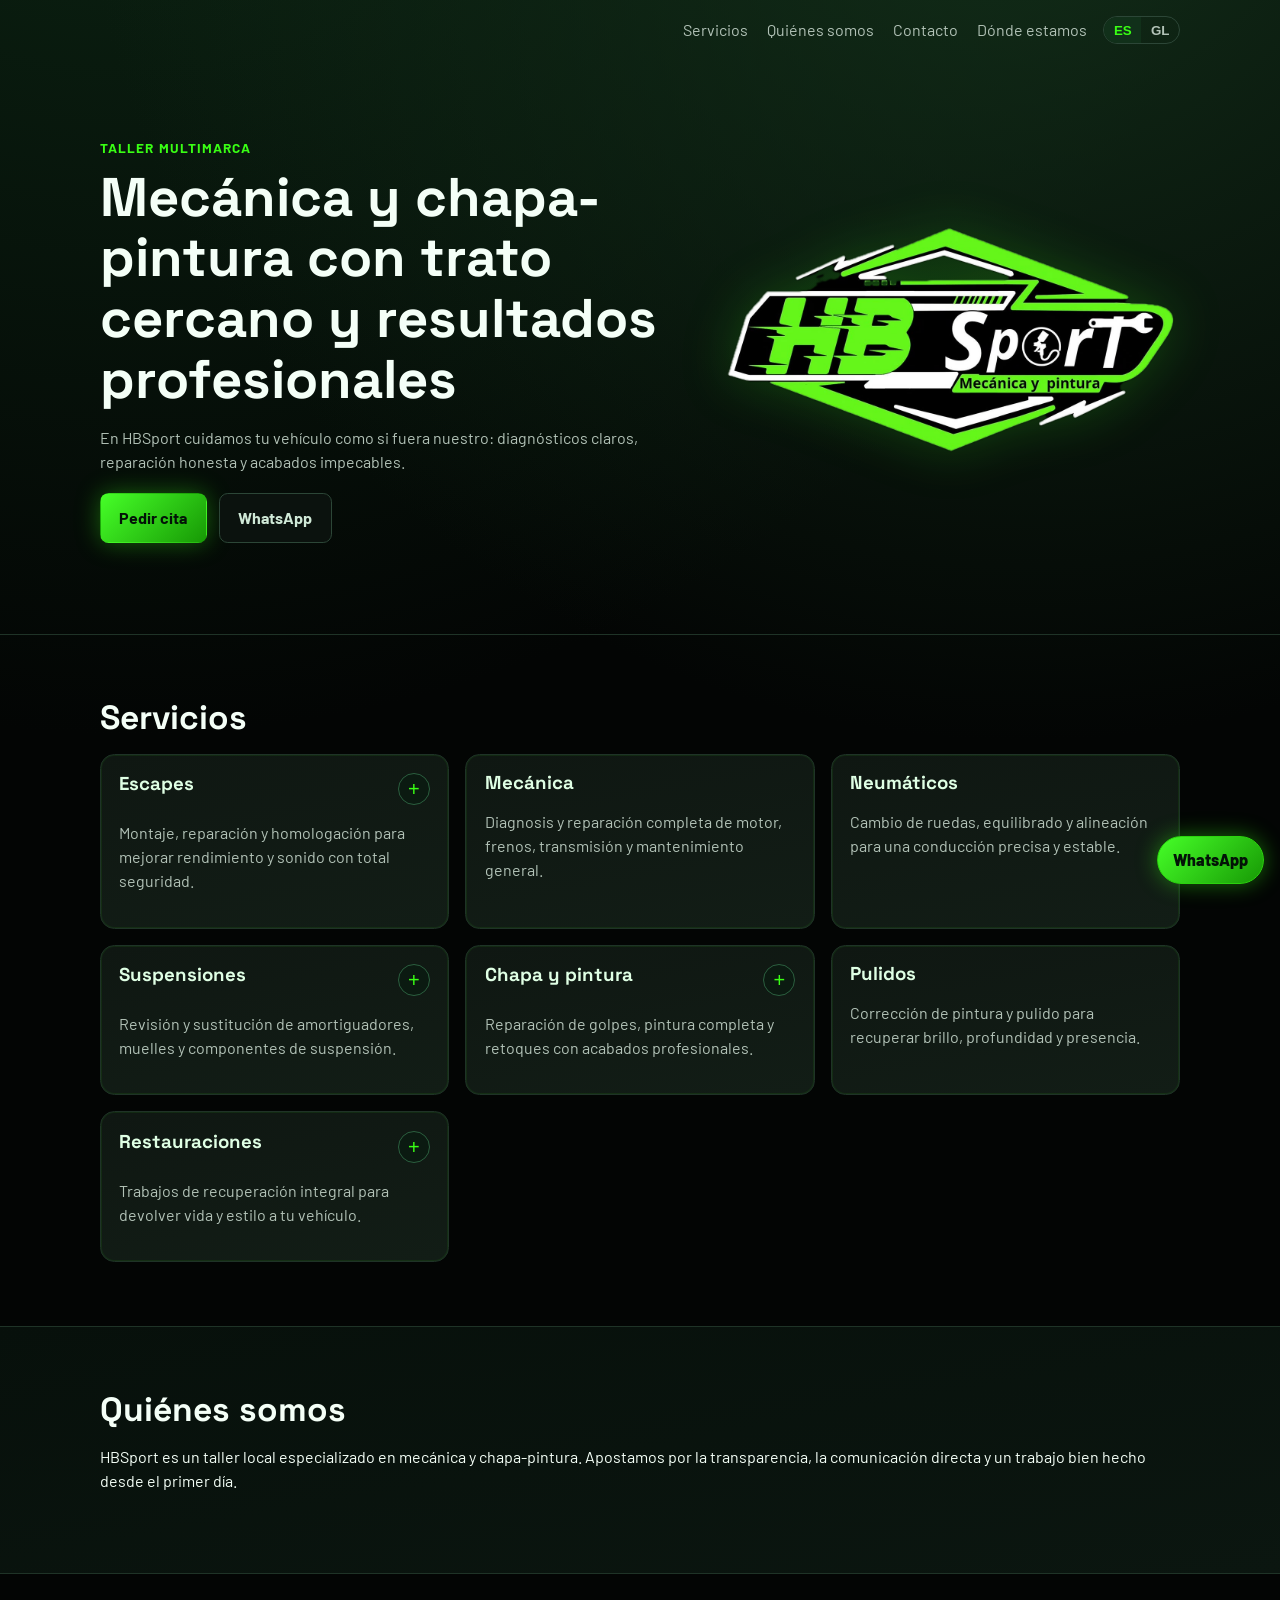
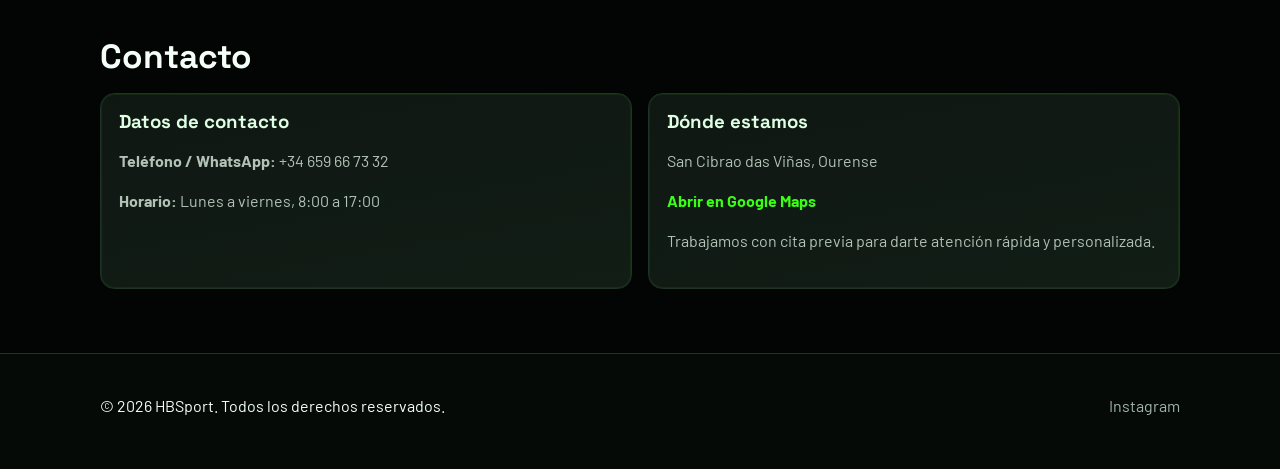
<file: index.html>
<!doctype html>
<html lang="es">
<head>
    <meta charset="utf-8">
    <meta name="viewport" content="width=device-width, initial-scale=1">
    <title>HBSport | Mecánica y chapa-pintura</title>
    <meta name="description" content="Taller HBSport: mecánica y chapa-pintura en un solo lugar. Calidad, cercanía y rapidez.">
    <link rel="icon" type="image/png" href="assets/images/favicon.png">
    <link rel="preconnect" href="https://fonts.googleapis.com">
    <link rel="preconnect" href="https://fonts.gstatic.com" crossorigin>
    <link href="https://fonts.googleapis.com/css2?family=Barlow:wght@400;600;700;800&family=Space+Grotesk:wght@500;700&display=swap" rel="stylesheet">
    <link rel="stylesheet" href="assets/css/styles.css">
</head>
<body>
<header class="hero" id="inicio">
    <nav class="nav container">
        <ul class="menu">
            <li><a href="#servicios" data-i18n="nav_services">Servicios</a></li>
            <li><a href="#quienes-somos" data-i18n="nav_about">Quiénes somos</a></li>
            <li><a href="#contacto" data-i18n="nav_contact">Contacto</a></li>
            <li><a href="#ubicacion" data-i18n="nav_location">Dónde estamos</a></li>
        </ul>
        <div class="lang-switch" aria-label="Idioma">
            <button class="lang-btn active" type="button" data-lang="es">ES</button>
            <button class="lang-btn" type="button" data-lang="gl">GL</button>
        </div>
    </nav>
    <div class="hero-body container hero-layout">
        <div>
            <p class="tag" data-i18n="tag">Taller multimarca</p>
            <h1 data-i18n="hero_title">Mecánica y chapa-pintura con trato cercano y resultados profesionales</h1>
            <p class="lead" data-i18n="hero_lead">
                En HBSport cuidamos tu vehículo como si fuera nuestro: diagnósticos claros, reparación honesta y acabados impecables.
            </p>
            <div class="hero-cta">
                <a class="btn btn-primary" href="#contacto" data-i18n="cta_booking">Pedir cita</a>
                <a class="btn btn-ghost" href="https://wa.me/34659667332" target="_blank" rel="noopener noreferrer">WhatsApp</a>
            </div>
        </div>
        <img class="hero-logo-image" src="assets/images/hbsport.png" alt="Logo de HBSport">
    </div>
</header>

<main>
    <section class="section container" id="servicios">
        <h2 data-i18n="services_title">Servicios</h2>
        <div class="services-grid">
            <article class="card">
                <div class="card-head">
                    <h3 data-i18n="s1_t">Escapes</h3>
                    <button class="card-plus" type="button" data-gallery="escapes" data-service-title-key="s1_t" data-i18n-aria="open_gallery">+</button>
                </div>
                <p data-i18n="s1_d">Montaje, reparación y homologación para mejorar rendimiento y sonido con total seguridad.</p>
            </article>
            <article class="card">
                <h3 data-i18n="s2_t">Mecánica</h3>
                <p data-i18n="s2_d">Diagnosis y reparación completa de motor, frenos, transmisión y mantenimiento general.</p>
            </article>
            <article class="card">
                <h3 data-i18n="s3_t">Neumáticos</h3>
                <p data-i18n="s3_d">Cambio de ruedas, equilibrado y alineación para una conducción precisa y estable.</p>
            </article>
            <article class="card">
                <div class="card-head">
                    <h3 data-i18n="s4_t">Suspensiones</h3>
                    <button class="card-plus" type="button" data-gallery="suspension" data-service-title-key="s4_t" data-i18n-aria="open_gallery">+</button>
                </div>
                <p data-i18n="s4_d">Revisión y sustitución de amortiguadores, muelles y componentes de suspensión.</p>
            </article>
            <article class="card">
                <div class="card-head">
                    <h3 data-i18n="s5_t">Chapa y pintura</h3>
                    <button class="card-plus" type="button" data-gallery="pintura" data-service-title-key="s5_t" data-i18n-aria="open_gallery">+</button>
                </div>
                <p data-i18n="s5_d">Reparación de golpes, pintura completa y retoques con acabados profesionales.</p>
            </article>
            <article class="card">
                <h3 data-i18n="s6_t">Pulidos</h3>
                <p data-i18n="s6_d">Corrección de pintura y pulido para recuperar brillo, profundidad y presencia.</p>
            </article>
            <article class="card">
                <div class="card-head">
                    <h3 data-i18n="s7_t">Restauraciones</h3>
                    <button class="card-plus" type="button" data-gallery="restaura" data-service-title-key="s7_t" data-i18n-aria="open_gallery">+</button>
                </div>
                <p data-i18n="s7_d">Trabajos de recuperación integral para devolver vida y estilo a tu vehículo.</p>
            </article>
        </div>
    </section>

    <section class="section section-soft" id="quienes-somos">
        <div class="container">
            <h2 data-i18n="about_title">Quiénes somos</h2>
            <p data-i18n="about_desc">
                HBSport es un taller local especializado en mecánica y chapa-pintura. Apostamos por la transparencia,
                la comunicación directa y un trabajo bien hecho desde el primer día.
            </p>
        </div>
    </section>

    <section class="section container" id="contacto">
        <h2 data-i18n="contact_title">Contacto</h2>
        <div class="grid-2">
            <div class="card">
                <h3 data-i18n="contact_data">Datos de contacto</h3>
                <p><strong data-i18n="phone_label">Teléfono / WhatsApp:</strong> +34 659 66 73 32</p>
                <p><strong data-i18n="hours_label">Horario:</strong> <span data-i18n="hours_value">Lunes a viernes, 8:00 a 17:00</span></p>
            </div>
            <div class="card" id="ubicacion">
                <h3 data-i18n="location_title">Dónde estamos</h3>
                <p data-i18n="location_city">San Cibrao das Viñas, Ourense</p>
                <p>
                    <a class="map-link" href="https://maps.app.goo.gl/ZF8ri1K6f6GwHktw5?g_st=ic" target="_blank" rel="noopener noreferrer" data-i18n="map_link">
                        Abrir en Google Maps
                    </a>
                </p>
                <p data-i18n="location_note">Trabajamos con cita previa para darte atención rápida y personalizada.</p>
            </div>
        </div>
    </section>
</main>

<footer class="footer">
    <div class="container footer-wrap">
        <p data-i18n="footer_copy">© 2026 HBSport. Todos los derechos reservados.</p>
        <div class="social">
            <a href="https://www.instagram.com/__hbsport?igsh=MWhiNzRnNnV6b2Rn" target="_blank" rel="noopener noreferrer" aria-label="Instagram de HBSport">Instagram</a>
        </div>
    </div>
</footer>

<a class="wa-float" href="https://wa.me/34659667332" target="_blank" rel="noopener noreferrer" aria-label="Contactar por WhatsApp">
    WhatsApp
</a>

<div class="modal" id="galleryModal" aria-hidden="true">
    <div class="modal-backdrop" data-modal-close></div>
    <div class="modal-content" role="dialog" aria-modal="true" aria-labelledby="modalTitle">
        <button class="modal-close" type="button" data-modal-close data-i18n-aria="close_modal">x</button>
        <h3 id="modalTitle"></h3>
        <div class="modal-gallery" id="modalGallery"></div>
    </div>
</div>

<script>
const translations = {
  es: {
    nav_services: "Servicios",
    nav_about: "Quiénes somos",
    nav_contact: "Contacto",
    nav_location: "Dónde estamos",
    tag: "Taller multimarca",
    hero_title: "Mecánica y chapa-pintura con trato cercano y resultados profesionales",
    hero_lead: "En HBSport cuidamos tu vehículo como si fuera nuestro: diagnósticos claros, reparación honesta y acabados impecables.",
    cta_booking: "Pedir cita",
    services_title: "Servicios",
    s1_t: "Escapes",
    s1_d: "Montaje, reparación y homologación para mejorar rendimiento y sonido con total seguridad.",
    s2_t: "Mecánica",
    s2_d: "Diagnosis y reparación completa de motor, frenos, transmisión y mantenimiento general.",
    s3_t: "Neumáticos",
    s3_d: "Cambio de ruedas, equilibrado y alineación para una conducción precisa y estable.",
    s4_t: "Suspensiones",
    s4_d: "Revisión y sustitución de amortiguadores, muelles y componentes de suspensión.",
    s5_t: "Chapa y pintura",
    s5_d: "Reparación de golpes, pintura completa y retoques con acabados profesionales.",
    s6_t: "Pulidos",
    s6_d: "Corrección de pintura y pulido para recuperar brillo, profundidad y presencia.",
    s7_t: "Restauraciones",
    s7_d: "Trabajos de recuperación integral para devolver vida y estilo a tu vehículo.",
    about_title: "Quiénes somos",
    about_desc: "HBSport es un taller local especializado en mecánica y chapa-pintura. Apostamos por la transparencia, la comunicación directa y un trabajo bien hecho desde el primer día.",
    contact_title: "Contacto",
    contact_data: "Datos de contacto",
    phone_label: "Teléfono / WhatsApp:",
    hours_label: "Horario:",
    hours_value: "Lunes a viernes, 8:00 a 17:00",
    location_title: "Dónde estamos",
    location_city: "San Cibrao das Viñas, Ourense",
    map_link: "Abrir en Google Maps",
    location_note: "Trabajamos con cita previa para darte atención rápida y personalizada.",
    footer_copy: "© 2026 HBSport. Todos los derechos reservados.",
    open_gallery: "Abrir galería",
    close_modal: "Cerrar ventana"
  },
  gl: {
    nav_services: "Servizos",
    nav_about: "Quen somos",
    nav_contact: "Contacto",
    nav_location: "Onde estamos",
    tag: "Taller multimarca",
    hero_title: "Mecánica e chapa-pintura con trato próximo e resultados profesionais",
    hero_lead: "En HBSport coidamos o teu vehículo coma se fose noso: diagnóstico claro, reparación honesta e acabados impecables.",
    cta_booking: "Pedir cita",
    services_title: "Servizos",
    s1_t: "Escapes",
    s1_d: "Montaxe, reparación e homologación para mellorar rendemento e son con total seguridade.",
    s2_t: "Mecánica",
    s2_d: "Diagnóstico e reparación completa de motor, freos, transmisión e mantemento xeral.",
    s3_t: "Pneumáticos",
    s3_d: "Cambio de rodas, equilibrado e aliñación para unha condución precisa e estable.",
    s4_t: "Suspensións",
    s4_d: "Revisión e substitución de amortecedores, muelles e compoñentes de suspensión.",
    s5_t: "Chapa e pintura",
    s5_d: "Reparación de golpes, pintura completa e retoques con acabados profesionais.",
    s6_t: "Pulidos",
    s6_d: "Corrección de pintura e pulido para recuperar brillo, profundidade e presenza.",
    s7_t: "Restauracións",
    s7_d: "Traballos de recuperación integral para devolver vida e estilo ao teu vehículo.",
    about_title: "Quen somos",
    about_desc: "HBSport é un taller local especializado en mecánica e chapa-pintura. Apostamos pola transparencia, a comunicación directa e un traballo ben feito desde o primeiro día.",
    contact_title: "Contacto",
    contact_data: "Datos de contacto",
    phone_label: "Teléfono / WhatsApp:",
    hours_label: "Horario:",
    hours_value: "Luns a venres, 8:00 a 17:00",
    location_title: "Onde estamos",
    location_city: "San Cibrao das Viñas, Ourense",
    map_link: "Abrir en Google Maps",
    location_note: "Traballamos con cita previa para darche atención rápida e personalizada.",
    footer_copy: "© 2026 HBSport. Todos os dereitos reservados.",
    open_gallery: "Abrir galería",
    close_modal: "Pechar xanela"
  }
};

const galleries = {
  escapes: ["assets/images/escapes_1.png"],
  suspension: ["assets/images/suspension.png"],
  pintura: ["assets/images/pintura_1.png", "assets/images/pintura_2.png"],
  restaura: ["assets/images/restaura_1.png", "assets/images/restaura_2.jpg"]
};

function applyLang(lang) {
  const dict = translations[lang] || translations.es;
  document.documentElement.lang = lang;
  document.querySelectorAll("[data-i18n]").forEach((el) => {
    const key = el.getAttribute("data-i18n");
    if (dict[key]) el.textContent = dict[key];
  });
  document.querySelectorAll(".lang-btn").forEach((btn) => {
    btn.classList.toggle("active", btn.dataset.lang === lang);
  });
  document.querySelectorAll("[data-i18n-aria]").forEach((el) => {
    const key = el.getAttribute("data-i18n-aria");
    if (dict[key]) el.setAttribute("aria-label", dict[key]);
  });
  localStorage.setItem("hbsport_lang", lang);
}

document.querySelectorAll(".lang-btn").forEach((btn) => {
  btn.addEventListener("click", () => applyLang(btn.dataset.lang));
});

const modal = document.getElementById("galleryModal");
const modalTitle = document.getElementById("modalTitle");
const modalGallery = document.getElementById("modalGallery");

function openGallery(galleryKey, serviceKey) {
  const lang = localStorage.getItem("hbsport_lang") || "es";
  const dict = translations[lang] || translations.es;
  const images = galleries[galleryKey] || [];
  const serviceName = dict[serviceKey] || "";

  modalTitle.textContent = serviceName;
  modalGallery.innerHTML = images
    .map((src, index) => `<img src="${src}" alt="${serviceName} ${index + 1}" loading="lazy">`)
    .join("");
  modal.querySelector(".modal-content").classList.toggle("single-image", images.length === 1);

  modal.classList.add("open");
  modal.setAttribute("aria-hidden", "false");
  document.body.classList.add("no-scroll");
}

function closeModal() {
  modal.classList.remove("open");
  modal.setAttribute("aria-hidden", "true");
  modal.querySelector(".modal-content").classList.remove("single-image");
  document.body.classList.remove("no-scroll");
}

document.querySelectorAll(".card-plus").forEach((btn) => {
  btn.addEventListener("click", () => {
    openGallery(btn.dataset.gallery, btn.dataset.serviceTitleKey);
  });
});

document.querySelectorAll("[data-modal-close]").forEach((el) => {
  el.addEventListener("click", closeModal);
});

document.addEventListener("keydown", (event) => {
  if (event.key === "Escape" && modal.classList.contains("open")) {
    closeModal();
  }
});

applyLang(localStorage.getItem("hbsport_lang") || "es");
</script>
</body>
</html>
</file>
<file: assets/css/styles.css>
:root {
    --bg: #030504;
    --bg-soft: #0b110d;
    --surface: #0f1712;
    --surface-2: #121d16;
    --ink: #f4fff7;
    --muted: #b2c2b7;
    --brand: #39ff14;
    --brand-dark: #1fbf06;
    --line: #1f3327;
}

* {
    box-sizing: border-box;
}

body {
    margin: 0;
    font-family: "Barlow", sans-serif;
    color: var(--ink);
    background:
        radial-gradient(circle at 80% -10%, #13301a 0%, transparent 38%),
        radial-gradient(circle at 10% -20%, #0d2915 0%, transparent 42%),
        var(--bg);
    line-height: 1.5;
}

.no-scroll {
    overflow: hidden;
}

h1, h2, h3 {
    font-family: "Space Grotesk", sans-serif;
    margin: 0 0 0.6rem;
    line-height: 1.12;
}

h2 {
    font-size: clamp(1.5rem, 3.5vw, 2.1rem);
}

a {
    color: inherit;
    text-decoration: none;
}

.container {
    width: min(1080px, 92vw);
    margin: 0 auto;
}

.hero {
    padding: 1rem 0 4.5rem;
    border-bottom: 1px solid var(--line);
    position: relative;
    overflow: hidden;
}

.nav {
    display: flex;
    justify-content: flex-end;
    align-items: center;
    gap: 1rem;
    flex-wrap: wrap;
}

.logo {
    font-family: "Space Grotesk", sans-serif;
    font-weight: 700;
    font-size: 1.35rem;
    letter-spacing: 0.02em;
}

.logo-badge {
    display: inline-block;
    background: linear-gradient(130deg, #44ff24, #17aa06);
    color: #031207;
    padding: 0.22rem 0.45rem;
    border-radius: 0.35rem;
    margin-right: 0.08rem;
    box-shadow: 0 0 18px rgba(57, 255, 20, 0.35);
}

.menu {
    list-style: none;
    display: flex;
    gap: 1.2rem;
    padding: 0;
    margin: 0;
    color: var(--muted);
}

.menu a:hover {
    color: var(--brand);
}

.lang-switch {
    display: inline-flex;
    border: 1px solid #2c4637;
    border-radius: 999px;
    overflow: hidden;
}

.lang-btn {
    background: transparent;
    color: var(--muted);
    border: 0;
    padding: 0.35rem 0.6rem;
    font-weight: 700;
    cursor: pointer;
}

.lang-btn.active {
    background: #11301a;
    color: var(--brand);
}

.hero-body {
    padding-top: 4.5rem;
}

.hero-layout {
    display: grid;
    grid-template-columns: 1.1fr 0.9fr;
    align-items: center;
    gap: 1.8rem;
}

.hero-logo-image {
    width: min(100%, 460px);
    justify-self: end;
    filter: drop-shadow(0 0 26px rgba(57, 255, 20, 0.2));
}

.tag {
    display: inline-block;
    font-weight: 700;
    color: var(--brand);
    margin: 0;
    text-transform: uppercase;
    letter-spacing: 0.08em;
    font-size: 0.85rem;
}

h1 {
    font-size: clamp(2rem, 4.8vw, 3.4rem);
    max-width: 18ch;
    margin-top: 0.5rem;
    text-wrap: balance;
}

.lead {
    color: var(--muted);
    max-width: 62ch;
}

.hero-cta {
    display: flex;
    gap: 0.75rem;
    margin-top: 1.2rem;
}

.btn {
    padding: 0.75rem 1.15rem;
    border-radius: 0.55rem;
    font-weight: 700;
    border: 1px solid transparent;
    transition: 0.2s ease;
}

.btn-primary {
    background: linear-gradient(135deg, #46ff28, #179905);
    color: #031307;
    box-shadow: 0 0 24px rgba(57, 255, 20, 0.35);
}

.btn-primary:hover {
    transform: translateY(-1px);
    box-shadow: 0 0 28px rgba(57, 255, 20, 0.46);
}

.btn-ghost {
    border-color: #2c4637;
    background: #0b120e;
    color: #d0e9d7;
}

.btn-ghost:hover {
    border-color: #4d8062;
    color: #fff;
}

.section {
    padding: 4rem 0;
}

.section-soft {
    background: linear-gradient(170deg, #07100b 0%, #0b1610 100%);
    border-top: 1px solid var(--line);
    border-bottom: 1px solid var(--line);
}

.services-grid, .grid-2 {
    display: grid;
    gap: 1rem;
    margin-top: 1.1rem;
}

.services-grid {
    grid-template-columns: repeat(3, minmax(0, 1fr));
}

.grid-2 {
    grid-template-columns: repeat(2, minmax(0, 1fr));
}

.card {
    background: linear-gradient(170deg, var(--surface) 0%, var(--surface-2) 100%);
    border: 1px solid var(--line);
    border-radius: 0.9rem;
    padding: 1.15rem;
    box-shadow: inset 0 0 0 1px rgba(57, 255, 20, 0.08);
}

.card h3 {
    color: #dfffe4;
}

.card-head {
    display: flex;
    justify-content: space-between;
    align-items: center;
    gap: 0.8rem;
}

.card-plus {
    border: 1px solid #2b5f3f;
    background: #0b1a11;
    color: var(--brand);
    width: 2rem;
    height: 2rem;
    border-radius: 999px;
    cursor: pointer;
    font-size: 1.25rem;
    line-height: 1;
    display: inline-flex;
    align-items: center;
    justify-content: center;
}

.card-plus:hover {
    box-shadow: 0 0 14px rgba(57, 255, 20, 0.35);
}

.card p {
    color: var(--muted);
}

.footer {
    padding: 1.5rem 0 2.2rem;
    border-top: 1px solid var(--line);
    background: #050a07;
}

.footer-wrap {
    display: flex;
    justify-content: space-between;
    align-items: center;
    gap: 1rem;
}

.social {
    display: flex;
    gap: 1rem;
    color: #a2b6a8;
}

.social a:hover {
    color: var(--brand);
}

.map-link {
    color: var(--brand);
    font-weight: 700;
}

.map-link:hover {
    text-decoration: underline;
}

.wa-float {
    position: fixed;
    right: 1rem;
    bottom: 1rem;
    z-index: 20;
    background: linear-gradient(135deg, #46ff28, #179905);
    color: #031307;
    font-weight: 800;
    padding: 0.7rem 0.95rem;
    border-radius: 999px;
    box-shadow: 0 0 22px rgba(57, 255, 20, 0.4);
    border: 1px solid #2bd20e;
}

.wa-float:hover {
    transform: translateY(-1px);
}

.modal {
    position: fixed;
    inset: 0;
    z-index: 100;
    display: none;
}

.modal.open {
    display: block;
}

.modal-backdrop {
    position: absolute;
    inset: 0;
    background: rgba(0, 0, 0, 0.66);
    backdrop-filter: blur(2px);
}

.modal-content {
    position: relative;
    width: min(860px, 92vw);
    max-height: 80vh;
    margin: 10vh auto;
    padding: 1rem;
    border-radius: 1rem;
    background: linear-gradient(170deg, #0a110d 0%, #0f1a14 100%);
    border: 1px solid #2a3f31;
    overflow: hidden;
}

.modal-close {
    position: absolute;
    top: 0.7rem;
    right: 0.7rem;
    border: 1px solid #30533d;
    background: #0a170f;
    color: var(--ink);
    width: 2rem;
    height: 2rem;
    border-radius: 999px;
    cursor: pointer;
}

.modal-gallery {
    display: grid;
    grid-template-columns: repeat(2, minmax(0, 1fr));
    gap: 0.7rem;
    margin-top: 0.8rem;
}

.modal-gallery img {
    width: 100%;
    height: clamp(220px, 34vh, 420px);
    object-fit: cover;
    border-radius: 0.7rem;
    border: 1px solid #2a3f31;
    background: #051008;
}

.modal-content.single-image {
    width: min(640px, 90vw);
}

.modal-content.single-image .modal-gallery {
    grid-template-columns: 1fr;
}

.modal-content.single-image .modal-gallery img {
    max-width: 100%;
}

@media (max-width: 860px) {
    .menu {
        display: none;
    }

    .nav {
        justify-content: flex-end;
    }

    .hero-layout {
        grid-template-columns: 1fr;
        position: relative;
        z-index: 1;
    }

    .hero-logo-image {
        display: none;
    }

    .hero::before {
        content: "";
        position: absolute;
        inset: 90px 0 auto 0;
        margin: 0 auto;
        width: min(88vw, 420px);
        height: min(88vw, 420px);
        background: url("../images/hbsport.png") center / contain no-repeat;
        opacity: 0.11;
        filter: blur(2px) saturate(1.1);
        pointer-events: none;
        z-index: 0;
    }

    .services-grid, .grid-2 {
        grid-template-columns: 1fr;
    }

    .modal-content {
        width: min(560px, 92vw);
        max-height: 78vh;
        margin: 8vh auto;
        padding: 0.9rem;
    }

    .modal-gallery {
        grid-template-columns: 1fr;
    }

    .modal-gallery img {
        height: clamp(180px, 26vh, 280px);
    }

    .footer-wrap {
        flex-direction: column;
        align-items: flex-start;
    }
}
</file>
